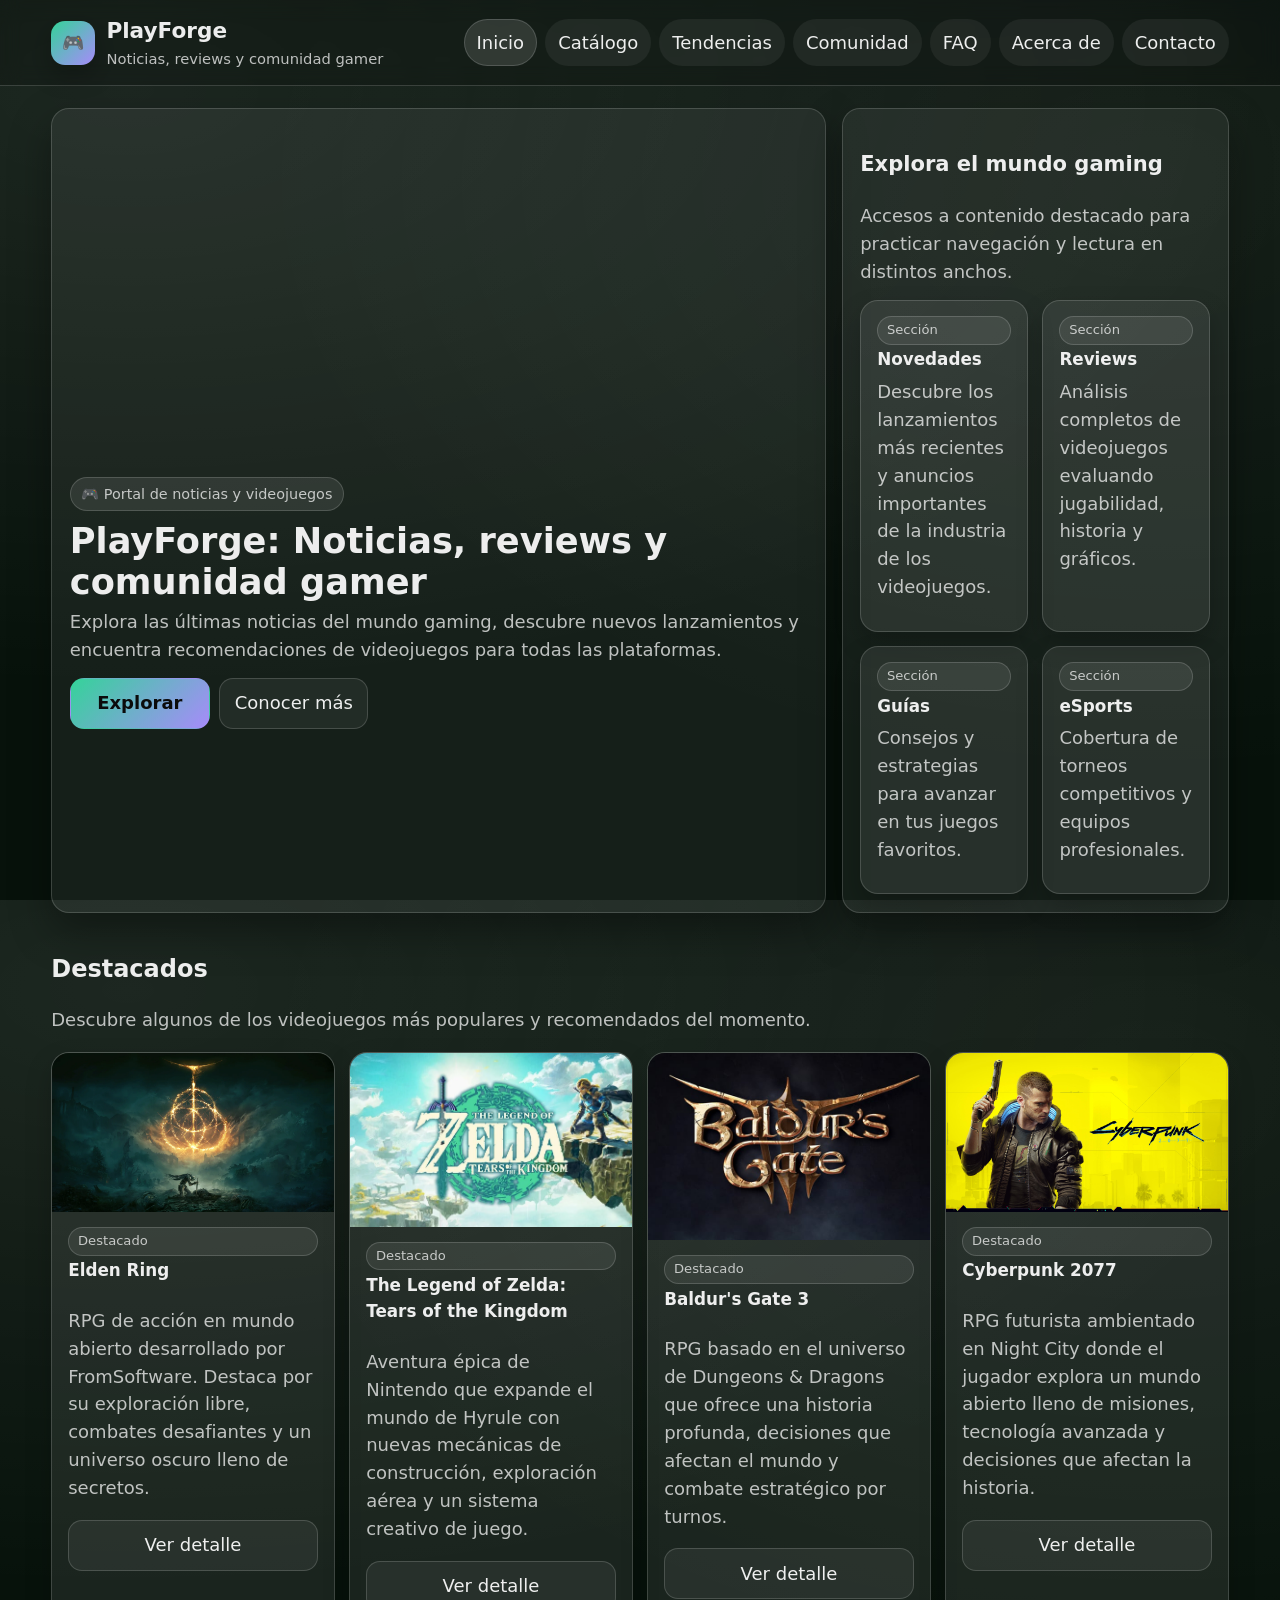
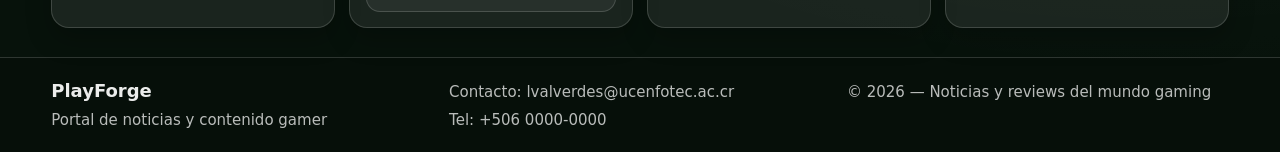
<file: index.html>
<!doctype html>
<html lang="es">
<head>
  <meta charset="utf-8"/>
  <meta name="viewport" content="width=device-width, initial-scale=1"/>
  <title>PlayForge — Inicio</title>
  <link rel="stylesheet" href="css/base.css"/>
  <link rel="stylesheet" href="css/index.css"/>
</head>
<body>
<a class="skip" href="#contenido">Saltar al contenido</a>

<header class="site-header">
  <div class="wrapper header-row">
    <div class="brand">
      <div class="brand-badge" aria-hidden="true">🎮</div>
      <div>
        <h1>PlayForge</h1>
        <p>Noticias, reviews y comunidad gamer</p>
      </div>
    </div>

    <nav class="site-nav" aria-label="Menú principal">
      <ul class="nav-list">
        <li><a href="index.html" aria-current="page">Inicio</a></li>
        <li><a href="catalogo.html">Catálogo</a></li>
        <li><a href="tendencias.html">Tendencias</a></li>
        <li><a href="comunidad.html">Comunidad</a></li>
        <li><a href="faq.html">FAQ</a></li>
        <li><a href="acerca.html">Acerca de</a></li>
        <li><a href="contacto.html">Contacto</a></li>
      </ul>
    </nav>
  </div>
</header>

<main id="contenido">
<section class="hero">
  <div class="wrapper hero-grid">
    <article class="hero-card">
        <div class="hero-slider">
          <img src="assets/eldenring.jpg" alt="Elden Ring">
          <img src="assets/zelda.jpg" alt="Zelda Tears of the Kingdom">
          <img src="assets/baldurs_gate_final.jpg" alt="Baldur's Gate 3">
        </div>
      <div class="content">
        <span class="kicker">🎮 Portal de noticias y videojuegos</span>
        <h2>PlayForge: Noticias, reviews y comunidad gamer</h2>
        <p>Explora las últimas noticias del mundo gaming, descubre nuevos lanzamientos y encuentra recomendaciones de videojuegos para todas las plataformas.</p>
        <div class="actions">
          <a class="btn primary" href="catalogo.html">Explorar</a>
          <a class="btn" href="acerca.html">Conocer más</a>
        </div>
      </div>
    </article>
    <aside class="hero-card">
      <div class="content">
        <h3>Explora el mundo gaming</h3>
        <p class="muted">Accesos a contenido destacado para practicar navegación y lectura en distintos anchos.</p>
        <div class="grid"><div class="card"><div class="pad"><span class="badge">Sección</span><h4>Novedades</h4><p class="muted">Descubre los lanzamientos más recientes y anuncios importantes de la industria de los videojuegos.</p></div></div><div class="card"><div class="pad"><span class="badge">Sección</span><h4>Reviews</h4><p class="muted">Análisis completos de videojuegos evaluando jugabilidad, historia y gráficos.</p></div></div><div class="card"><div class="pad"><span class="badge">Sección</span><h4>Guías</h4><p class="muted">Consejos y estrategias para avanzar en tus juegos favoritos.</p></div></div><div class="card"><div class="pad"><span class="badge">Sección</span><h4>eSports</h4><p class="muted">Cobertura de torneos competitivos y equipos profesionales.</p></div></div></div>
      </div>
    </aside>
  </div>
</section><section class="section"><div class="wrapper">
  <h3>Destacados</h3>
  <p class="muted">Descubre algunos de los videojuegos más populares y recomendados del momento.</p>
  <div class="grid">
      <article class="card">
        <img class="fluid" src="assets/eldenring.jpg" alt="Elden Ring"/>
        <div class="pad">
          <span class="badge">Destacado</span>
          <h4>Elden Ring</h4>
          <p class="muted">RPG de acción en mundo abierto desarrollado por FromSoftware. Destaca por su exploración libre, combates desafiantes y un universo oscuro lleno de secretos.</p>
          <a class="btn" href="detalle.html">Ver detalle</a>
        </div>
      </article>

      <article class="card">
        <img class="fluid" src="assets/zelda.jpg" alt="The Legend of Zelda: Tears of the Kingdom"/>
        <div class="pad">
          <span class="badge">Destacado</span>
          <h4>The Legend of Zelda: Tears of the Kingdom</h4>
          <p class="muted">Aventura épica de Nintendo que expande el mundo de Hyrule con nuevas mecánicas de construcción, exploración aérea y un sistema creativo de juego.</p>
          <a class="btn" href="detalle.html">Ver detalle</a>
        </div>
      </article>

      <article class="card">
        <img class="fluid" src="assets/baldurs_gate_final.jpg" alt="Baldur's Gate 3"/>
        <div class="pad">
          <span class="badge">Destacado</span>
          <h4>Baldur's Gate 3</h4>
          <p class="muted">RPG basado en el universo de Dungeons & Dragons que ofrece una historia profunda, decisiones que afectan el mundo y combate estratégico por turnos.</p>
          <a class="btn" href="detalle.html">Ver detalle</a>
        </div>
      </article>

      <article class="card">
        <img class="fluid" src="assets/cyberpunk2077.jpg" alt="Cyberpunk 2077"/>
        <div class="pad">
          <span class="badge">Destacado</span>
          <h4>Cyberpunk 2077</h4>
          <p class="muted">RPG futurista ambientado en Night City donde el jugador explora un mundo abierto lleno de misiones, tecnología avanzada y decisiones que afectan la historia.</p>
          <a class="btn" href="detalle.html">Ver detalle</a>
        </div>
      </article>
</div>
</div></section>
</main>

<footer class="site-footer">
  <div class="wrapper footer-grid">
    <div>
      <strong>PlayForge</strong><br/>
      <small>Portal de noticias y contenido gamer</small>
    </div>
    <div>
      <small>Contacto: lvalverdes@ucenfotec.ac.cr</small><br/>
      <small>Tel: +506 0000-0000</small>
    </div>
    <div>
      <small>© 2026 — Noticias y reviews del mundo gaming</small>
    </div>
  </div>
</footer>
</body>
</html>
</file>
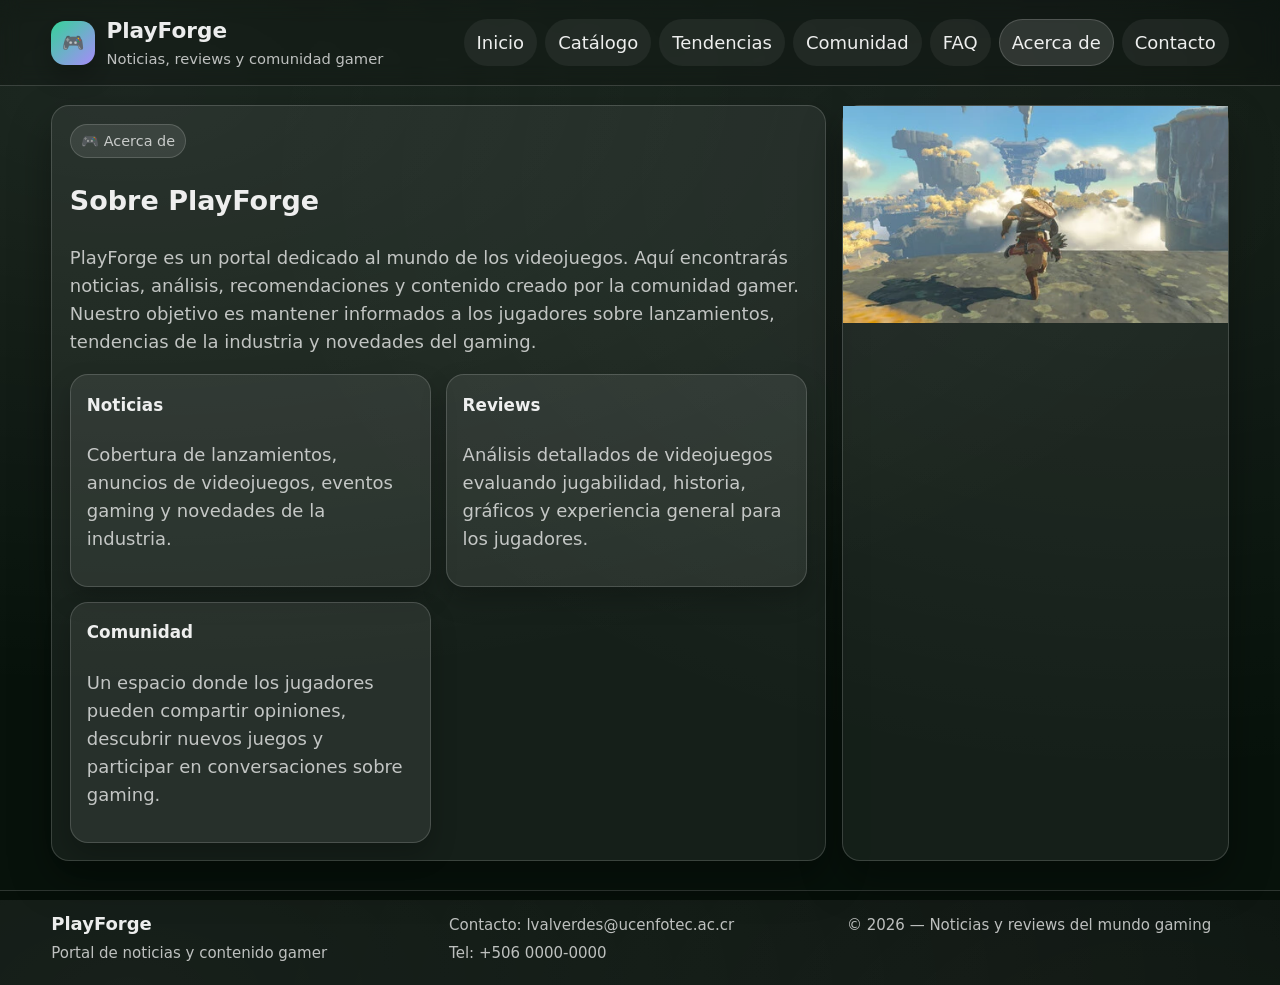
<file: acerca.html>
<!doctype html>
<html lang="es">
<head>
  <meta charset="utf-8"/>
  <meta name="viewport" content="width=device-width, initial-scale=1"/>
  <title>PlayForge — Acerca de</title>
  <link rel="stylesheet" href="css/base.css"/>
  <link rel="stylesheet" href="css/acerca.css"/>
</head>
<body>
<a class="skip" href="#contenido">Saltar al contenido</a>

<header class="site-header">
  <div class="wrapper header-row">
    <div class="brand">
      <div class="brand-badge" aria-hidden="true">🎮</div>
      <div>
        <h1>PlayForge</h1>
        <p>Noticias, reviews y comunidad gamer</p>
      </div>
    </div>

    <nav class="site-nav" aria-label="Menú principal">
      <ul class="nav-list">
        <li><a href="index.html">Inicio</a></li>
        <li><a href="catalogo.html">Catálogo</a></li>
        <li><a href="tendencias.html">Tendencias</a></li>
        <li><a href="comunidad.html">Comunidad</a></li>
        <li><a href="faq.html">FAQ</a></li>
        <li><a href="acerca.html" aria-current="page">Acerca de</a></li>
        <li><a href="contacto.html">Contacto</a></li>
      </ul>
    </nav>
  </div>
</header>

<main id="contenido">
<section class="section">
  <div class="wrapper hero-grid">
    <article class="hero-card"><div class="content">
      <span class="kicker">🎮 Acerca de</span>
      <h2>Sobre PlayForge</h2>
      <p class="muted">PlayForge es un portal dedicado al mundo de los videojuegos. Aquí encontrarás noticias, análisis, recomendaciones y contenido creado por la comunidad gamer. Nuestro objetivo es mantener informados a los jugadores sobre lanzamientos, tendencias de la industria y novedades del gaming.
      </p>
      <div class="grid">
        <div class="card"><div class="pad"><h4>Noticias</h4><p class="muted">Cobertura de lanzamientos, anuncios de videojuegos, eventos gaming y novedades de la industria.</p></div></div>
        <div class="card"><div class="pad"><h4>Reviews</h4><p class="muted">Análisis detallados de videojuegos evaluando jugabilidad, historia, gráficos y experiencia general para los jugadores.</p></div></div>
        <div class="card"><div class="pad"><h4>Comunidad</h4><p class="muted">Un espacio donde los jugadores pueden compartir opiniones, descubrir nuevos juegos y participar en conversaciones sobre gaming.</p></div></div>
      </div>
    </div></article>
    <aside class="hero-card"><img class="fluid" src="assets/escenadezelda.jpg" alt="Comunidad gamer PlayForge"/></aside>
  </div>
</section>
</main>

<footer class="site-footer">
  <div class="wrapper footer-grid">
    <div>
      <strong>PlayForge</strong><br/>
      <small>Portal de noticias y contenido gamer</small>
    </div>
    <div>
      <small>Contacto: lvalverdes@ucenfotec.ac.cr</small><br/>
      <small>Tel: +506 0000-0000</small>
    </div>
    <div>
      <small>© 2026 — Noticias y reviews del mundo gaming</small>
    </div>
  </div>
</footer>
</body>
</html>
</file>
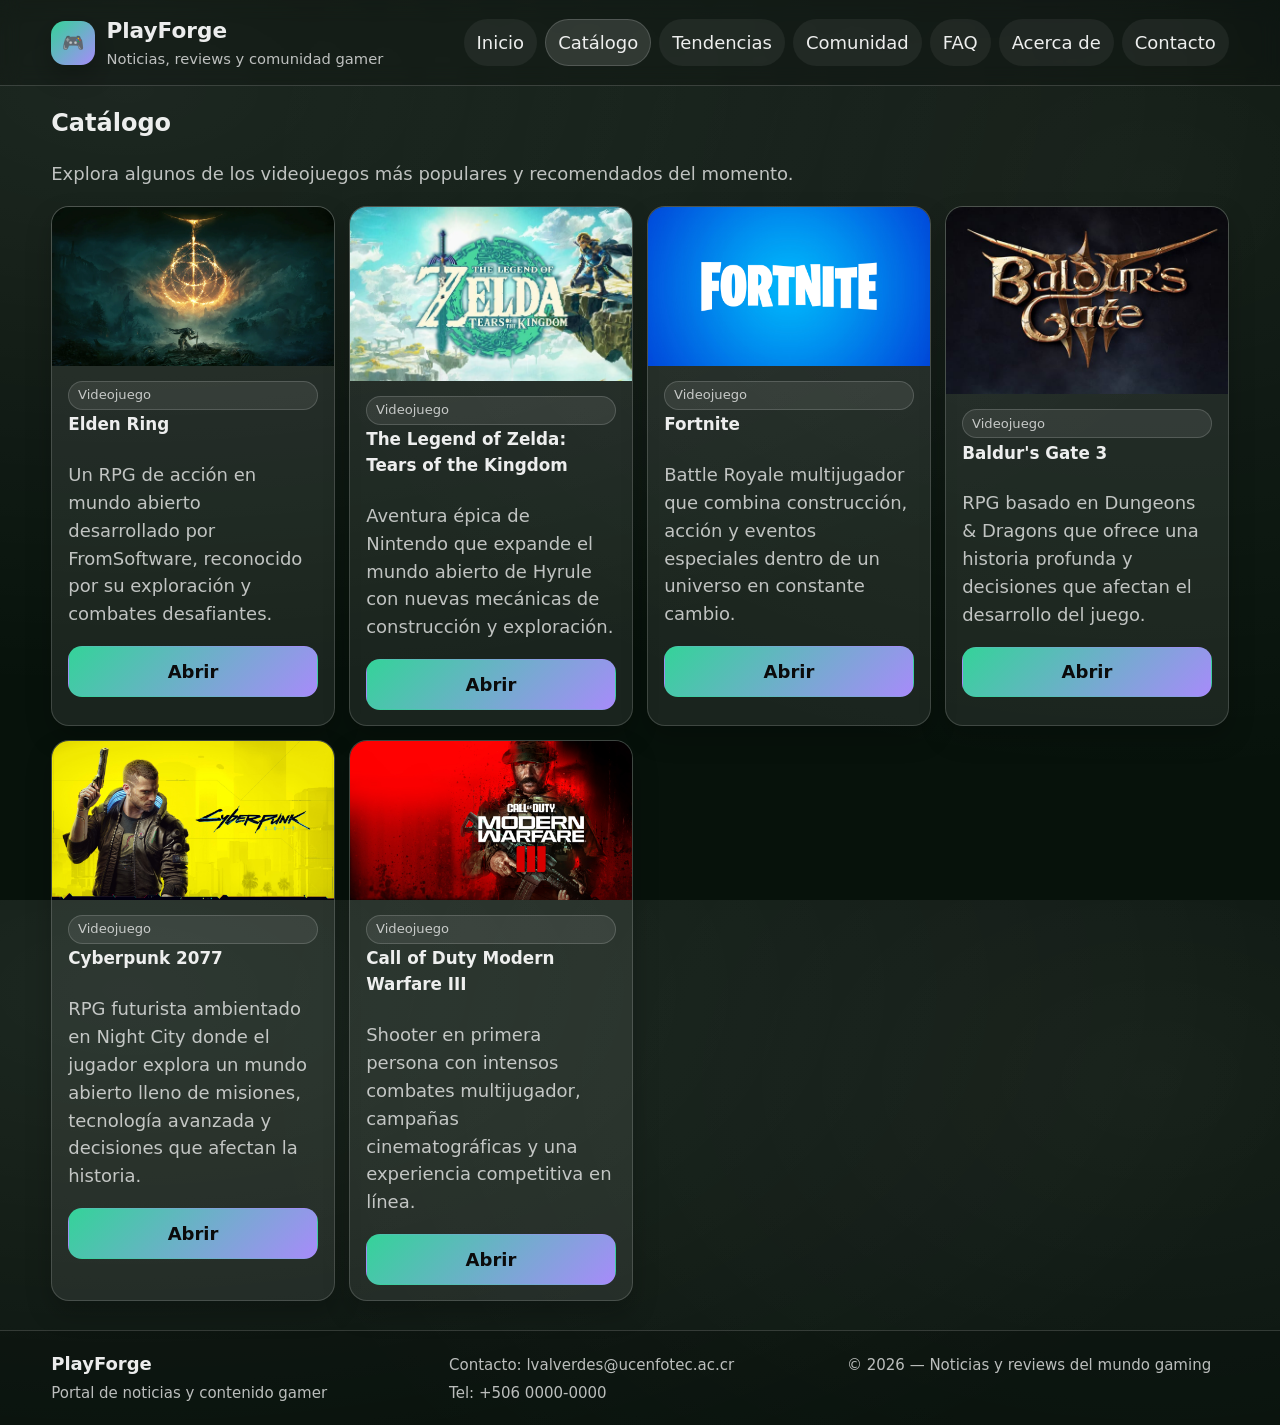
<file: catalogo.html>
<!doctype html>
<html lang="es">
<head>
  <meta charset="utf-8"/>
  <meta name="viewport" content="width=device-width, initial-scale=1"/>
  <title>PlayForge — Catálogo</title>
  <link rel="stylesheet" href="css/base.css"/>
  <link rel="stylesheet" href="css/catalogo.css"/>
</head>
<body>
<a class="skip" href="#contenido">Saltar al contenido</a>

<header class="site-header">
  <div class="wrapper header-row">
    <div class="brand">
      <div class="brand-badge" aria-hidden="true">🎮</div>
      <div>
        <h1>PlayForge</h1>
        <p>Noticias, reviews y comunidad gamer</p>
      </div>
    </div>

    <nav class="site-nav" aria-label="Menú principal">
      <ul class="nav-list">
        <li><a href="index.html">Inicio</a></li>
        <li><a href="catalogo.html" aria-current="page">Catálogo</a></li>
        <li><a href="tendencias.html">Tendencias</a></li>
        <li><a href="comunidad.html">Comunidad</a></li>
        <li><a href="faq.html">FAQ</a></li>
        <li><a href="acerca.html">Acerca de</a></li>
        <li><a href="contacto.html">Contacto</a></li>
      </ul>
    </nav>
  </div>
</header>

<main id="contenido">
<section class="section"><div class="wrapper">
  <h3>Catálogo</h3>
  <p class="muted">Explora algunos de los videojuegos más populares y recomendados del momento.</p>
  <div class="grid">
      <article class="card">
        <img class="fluid" src="assets/eldenring.jpg" alt="Elden Ring"/>
        <div class="pad">
          <span class="badge">Videojuego</span>
          <h4>Elden Ring</h4>
          <p class="muted">Un RPG de acción en mundo abierto desarrollado por FromSoftware, reconocido por su exploración y combates desafiantes.</p>
          <a class="btn primary" href="detalle.html">Abrir</a>
        </div>
      </article>

      <article class="card">
        <img class="fluid" src="assets/zelda.jpg" alt="The Legend of Zelda: Tears of the Kingdom"/>
        <div class="pad">
          <span class="badge">Videojuego</span>
          <h4>The Legend of Zelda: Tears of the Kingdom</h4>
          <p class="muted">Aventura épica de Nintendo que expande el mundo abierto de Hyrule con nuevas mecánicas de construcción y exploración.</p>
          <a class="btn primary" href="detalle.html">Abrir</a>
        </div>
      </article>

      <article class="card">
        <img class="fluid" src="assets/fortnite.jpg" alt="Fortnite"/>
        <div class="pad">
          <span class="badge">Videojuego</span>
          <h4>Fortnite</h4>
          <p class="muted">Battle Royale multijugador que combina construcción, acción y eventos especiales dentro de un universo en constante cambio.</p>
          <a class="btn primary" href="detalle.html">Abrir</a>
        </div>
      </article>

      <article class="card">
        <img class="fluid" src="assets/baldurs_gate_final.jpg" alt="Baldur's Gate 3"/>
        <div class="pad">
          <span class="badge">Videojuego</span>
          <h4>Baldur's Gate 3</h4>
          <p class="muted">RPG basado en Dungeons & Dragons que ofrece una historia profunda y decisiones que afectan el desarrollo del juego.</p>
          <a class="btn primary" href="detalle.html">Abrir</a>
        </div>
      </article>

      <article class="card">
        <img class="fluid" src="assets/cyberpunk2077.jpg" alt="Cyberpunk 2077"/>
        <div class="pad">
          <span class="badge">Videojuego</span>
          <h4>Cyberpunk 2077</h4>
          <p class="muted">RPG futurista ambientado en Night City donde el jugador explora un mundo abierto lleno de misiones, tecnología avanzada y decisiones que afectan la historia.</p>
          <a class="btn primary" href="detalle.html">Abrir</a>
        </div>
      </article>

      <article class="card">
        <img class="fluid" src="assets/CallofDutyModernWarfareIII.jpg" alt="Call of Duty Modern Warfare III"/>
        <div class="pad">
          <span class="badge">Videojuego</span>
          <h4>Call of Duty Modern Warfare III</h4>
          <p class="muted">Shooter en primera persona con intensos combates multijugador, campañas cinematográficas y una experiencia competitiva en línea.</p>
          <a class="btn primary" href="detalle.html">Abrir</a>
        </div>
      </article>
</div>
</div></section>
</main>

<footer class="site-footer">
  <div class="wrapper footer-grid">
    <div>
      <strong>PlayForge</strong><br/>
      <small>Portal de noticias y contenido gamer</small>
    </div>
    <div>
      <small>Contacto: lvalverdes@ucenfotec.ac.cr</small><br/>
      <small>Tel: +506 0000-0000</small>
    </div>
    <div>
      <small>© 2026 — Noticias y reviews del mundo gaming</small>
    </div>
  </div>
</footer>
</body>
</html>
</file>
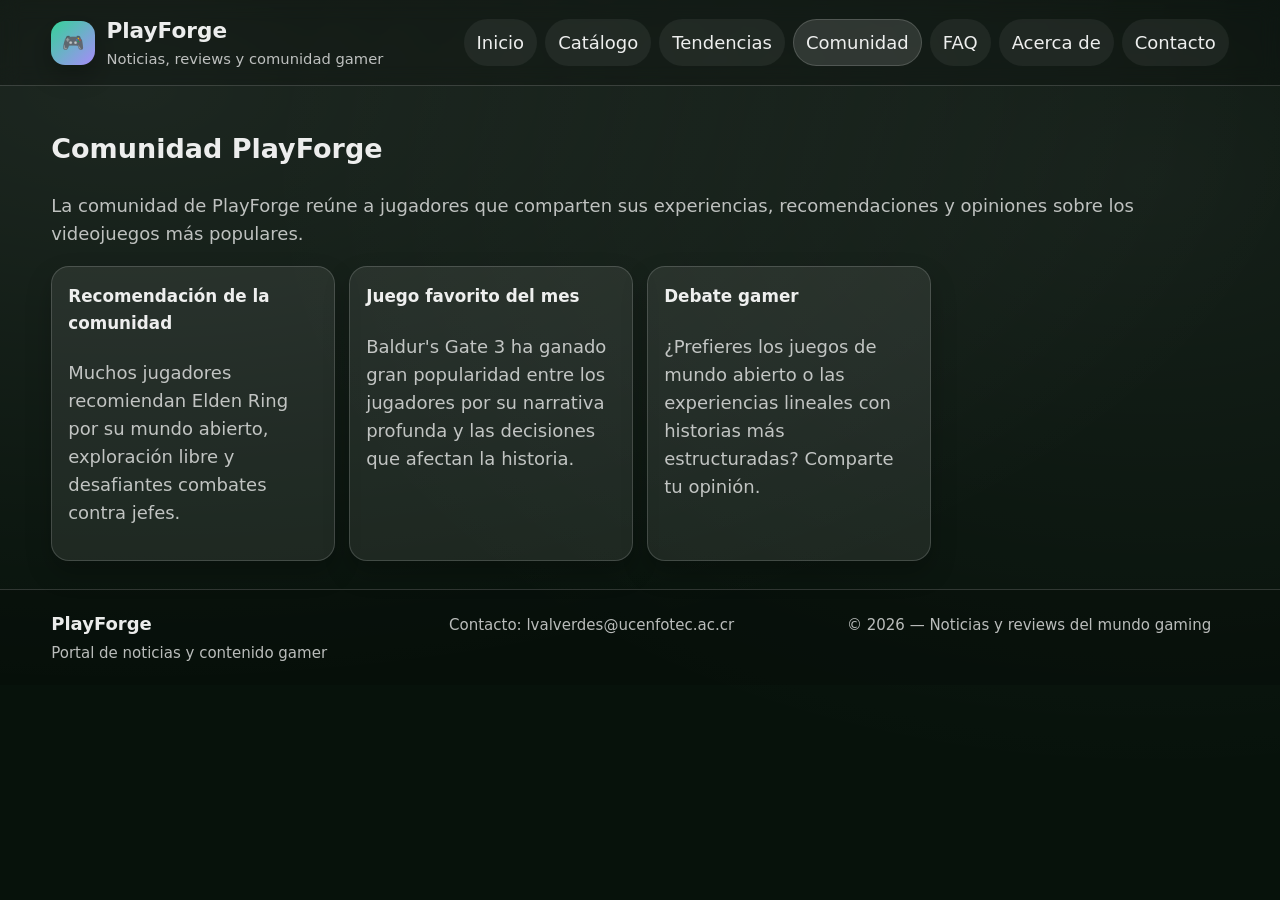
<file: comunidad.html>
<!doctype html>
<html lang="es">
<head>
  <meta charset="utf-8"/>
  <meta name="viewport" content="width=device-width, initial-scale=1"/>
  <title>PlayForge — Comunidad</title>
  <link rel="stylesheet" href="css/base.css"/>
</head>
<body>

<a class="skip" href="#contenido">Saltar al contenido</a>

<header class="site-header">
  <div class="wrapper header-row">

    <div class="brand">
      <div class="brand-badge" aria-hidden="true">🎮</div>
      <div>
        <h1>PlayForge</h1>
        <p>Noticias, reviews y comunidad gamer</p>
      </div>
    </div>

    <nav class="site-nav" aria-label="Menú principal">
      <ul class="nav-list">
        <li><a href="index.html">Inicio</a></li>
        <li><a href="catalogo.html">Catálogo</a></li>
        <li><a href="tendencias.html">Tendencias</a></li>
        <li><a href="comunidad.html" aria-current="page">Comunidad</a></li>
        <li><a href="faq.html">FAQ</a></li>
        <li><a href="acerca.html">Acerca de</a></li>
        <li><a href="contacto.html">Contacto</a></li>
      </ul>
    </nav>

  </div>
</header>

<main id="contenido">

<section class="section">
<div class="wrapper">

<h2>Comunidad PlayForge</h2>

<p class="muted">
La comunidad de PlayForge reúne a jugadores que comparten sus experiencias,
recomendaciones y opiniones sobre los videojuegos más populares.
</p>

<div class="grid">

<article class="card">
<div class="pad">
<h4>Recomendación de la comunidad</h4>
<p class="muted">
Muchos jugadores recomiendan Elden Ring por su mundo abierto,
exploración libre y desafiantes combates contra jefes.
</p>
</div>
</article>

<article class="card">
<div class="pad">
<h4>Juego favorito del mes</h4>
<p class="muted">
Baldur's Gate 3 ha ganado gran popularidad entre los jugadores
por su narrativa profunda y las decisiones que afectan la historia.
</p>
</div>
</article>

<article class="card">
<div class="pad">
<h4>Debate gamer</h4>
<p class="muted">
¿Prefieres los juegos de mundo abierto o las experiencias
lineales con historias más estructuradas? Comparte tu opinión.
</p>
</div>
</article>

</div>

</div>
</section>

</main>

<footer class="site-footer">
  <div class="wrapper footer-grid">
    <div>
      <strong>PlayForge</strong><br/>
      <small>Portal de noticias y contenido gamer</small>
    </div>
    <div>
      <small>Contacto: lvalverdes@ucenfotec.ac.cr</small>
    </div>
    <div>
      <small>© 2026 — Noticias y reviews del mundo gaming</small>
    </div>
  </div>
</footer>

</body>
</html>
</file>
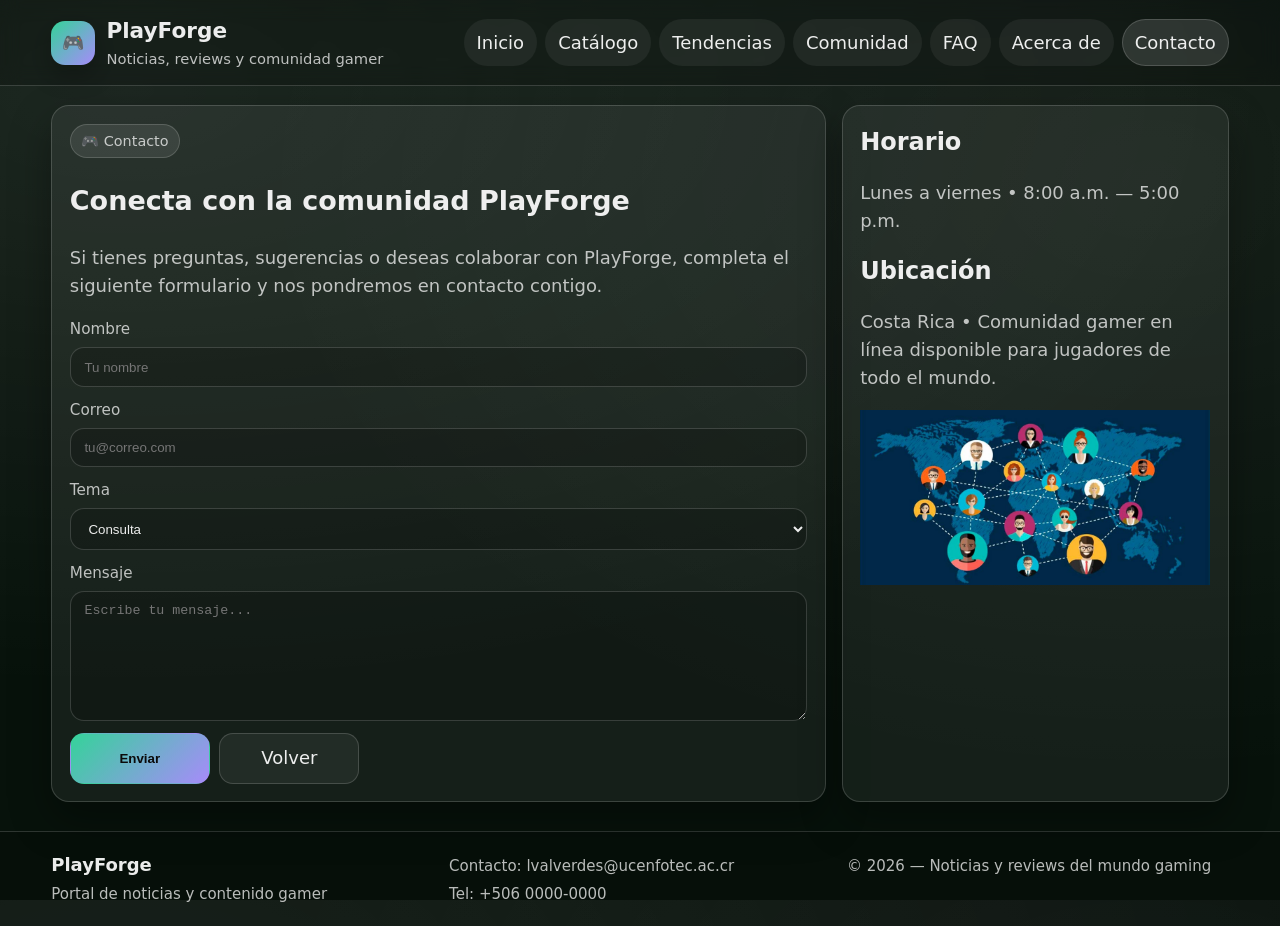
<file: contacto.html>
<!doctype html>
<html lang="es">
<head>
  <meta charset="utf-8"/>
  <meta name="viewport" content="width=device-width, initial-scale=1"/>
  <title>PlayForge — Contacto</title>
  <link rel="stylesheet" href="css/base.css"/>
  <link rel="stylesheet" href="css/contacto.css"/>
</head>
<body>
<a class="skip" href="#contenido">Saltar al contenido</a>

<header class="site-header">
  <div class="wrapper header-row">
    <div class="brand">
      <div class="brand-badge" aria-hidden="true">🎮</div>
      <div>
        <h1>PlayForge</h1>
        <p>Noticias, reviews y comunidad gamer</p>
      </div>
    </div>

    <nav class="site-nav" aria-label="Menú principal">
      <ul class="nav-list">
        <li><a href="index.html">Inicio</a></li>
        <li><a href="catalogo.html">Catálogo</a></li>
        <li><a href="tendencias.html">Tendencias</a></li>
        <li><a href="comunidad.html">Comunidad</a></li>
        <li><a href="faq.html">FAQ</a></li>
        <li><a href="acerca.html">Acerca de</a></li>
        <li><a href="contacto.html" aria-current="page">Contacto</a></li>
      </ul>
    </nav>
  </div>
</header>

<main id="contenido">
<section class="section">
  <div class="wrapper hero-grid">
    <article class="hero-card"><div class="content">
      <span class="kicker">🎮 Contacto</span>
      <h2>Conecta con la comunidad PlayForge</h2>
      <p class="muted">Si tienes preguntas, sugerencias o deseas colaborar con PlayForge, completa el siguiente formulario y nos pondremos en contacto contigo.</p>
      <form class="form" action="#" method="post">
        <div class="field"><label for="nombre">Nombre</label><input id="nombre" name="nombre" placeholder="Tu nombre" required/></div>
        <div class="field"><label for="correo">Correo</label><input id="correo" name="correo" type="email" placeholder="tu@correo.com" required/></div>
        <div class="field"><label for="tema">Tema</label>
          <select id="tema" name="tema"><option>Consulta</option><option>Soporte</option><option>Colaboración</option></select>
        </div>
        <div class="field"><label for="mensaje">Mensaje</label><textarea id="mensaje" name="mensaje" placeholder="Escribe tu mensaje..."></textarea></div>
        <div class="actions"><button class="btn primary" type="submit">Enviar</button><a class="btn" href="index.html">Volver</a></div>
      </form>
    </div></article>
    <aside class="hero-card"><div class="content">
      <h3>Horario</h3><p class="muted">Lunes a viernes • 8:00 a.m. — 5:00 p.m.</p>
      <h3>Ubicación</h3><p class="muted">Costa Rica • Comunidad gamer en línea disponible para jugadores de todo el mundo.</p>
      <img class="fluid" src="assets/comunidad-online.jpg" alt="Comunidad gamer PlayForge"/>
    </div></aside>
  </div>
</section>
</main>

<footer class="site-footer">
  <div class="wrapper footer-grid">
    <div>
      <strong>PlayForge</strong><br/>
      <small>Portal de noticias y contenido gamer</small>
    </div>
    <div>
      <small>Contacto: lvalverdes@ucenfotec.ac.cr</small><br/>
      <small>Tel: +506 0000-0000</small>
    </div>
    <div>
      <small>© 2026 — Noticias y reviews del mundo gaming</small>
    </div>
  </div>
</footer>
</body>
</html>
</file>
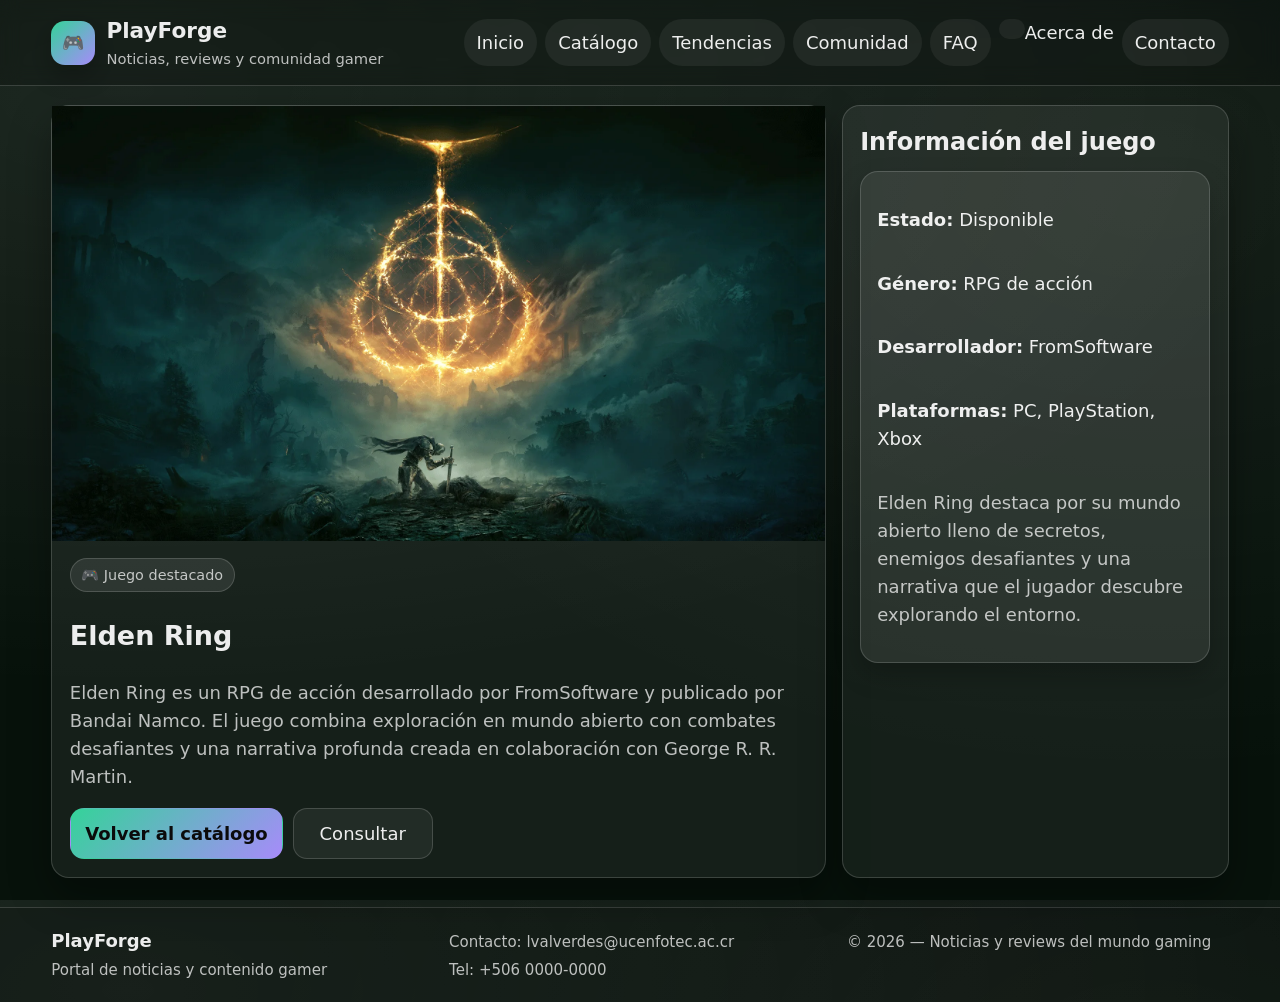
<file: detalle.html>
<!doctype html>
<html lang="es">
<head>
  <meta charset="utf-8"/>
  <meta name="viewport" content="width=device-width, initial-scale=1"/>
  <title>PlayForge — Detalle</title>
  <link rel="stylesheet" href="css/base.css"/>
  <link rel="stylesheet" href="css/detalle.css"/>
</head>
<body>
<a class="skip" href="#contenido">Saltar al contenido</a>

<header class="site-header">
  <div class="wrapper header-row">
    <div class="brand">
      <div class="brand-badge" aria-hidden="true">🎮</div>
      <div>
        <h1>PlayForge</h1>
        <p>Noticias, reviews y comunidad gamer</p>
      </div>
    </div>

    <nav class="site-nav" aria-label="Menú principal">
      <ul class="nav-list">
        <li><a href="index.html">Inicio</a></li>
        <li><a href="catalogo.html">Catálogo</a></li>
        <li><a href="tendencias.html">Tendencias</a></li>
        <li><a href="comunidad.html">Comunidad</a></li>
        <li><a href="faq.html">FAQ</a></li>
        <li><a href="acerca.html"></a>Acerca de</a></li>
        <li><a href="contacto.html">Contacto</a></li>
      </ul>
    </nav>
  </div>
</header>

<main id="contenido">
<section class="section">
  <div class="wrapper hero-grid">
    <article class="hero-card">
      <img class="fluid" src="assets/eldenring.jpg" alt="Elden Ring"/>
      <div class="content">
        <span class="kicker">🎮 Juego destacado</span>
        <h2>Elden Ring</h2>
        <p class="muted">Elden Ring es un RPG de acción desarrollado por FromSoftware y publicado por Bandai Namco. El juego combina exploración en mundo abierto con combates desafiantes y una narrativa profunda creada en colaboración con George R. R. Martin.</p>
        <div class="actions">
          <a class="btn primary" href="catalogo.html">Volver al catálogo</a>
          <a class="btn" href="contacto.html">Consultar</a>
        </div>
      </div>
    </article>
    <aside class="hero-card"><div class="content">
    <h3>Información del juego</h3>
    <div class="card">
    <div class="pad">
    <p><strong>Estado:</strong> Disponible</p>
    <p><strong>Género:</strong> RPG de acción</p>
    <p><strong>Desarrollador:</strong> FromSoftware</p>
    <p><strong>Plataformas:</strong> PC, PlayStation, Xbox</p>
    <p class="muted">
      Elden Ring destaca por su mundo abierto lleno de secretos, enemigos desafiantes y una narrativa que el jugador descubre explorando el entorno.
    </p>
  </div>
</div>
    </div></aside>
  </div>
</section>
</main>

<footer class="site-footer">
  <div class="wrapper footer-grid">
    <div>
      <strong>PlayForge</strong><br/>
      <small>Portal de noticias y contenido gamer</small>
    </div>
    <div>
      <small>Contacto: lvalverdes@ucenfotec.ac.cr</small><br/>
      <small>Tel: +506 0000-0000</small>
    </div>
    <div>
      <small>© 2026 — Noticias y reviews del mundo gaming</small>
    </div>
  </div>
</footer>
</body>
</html>
</file>
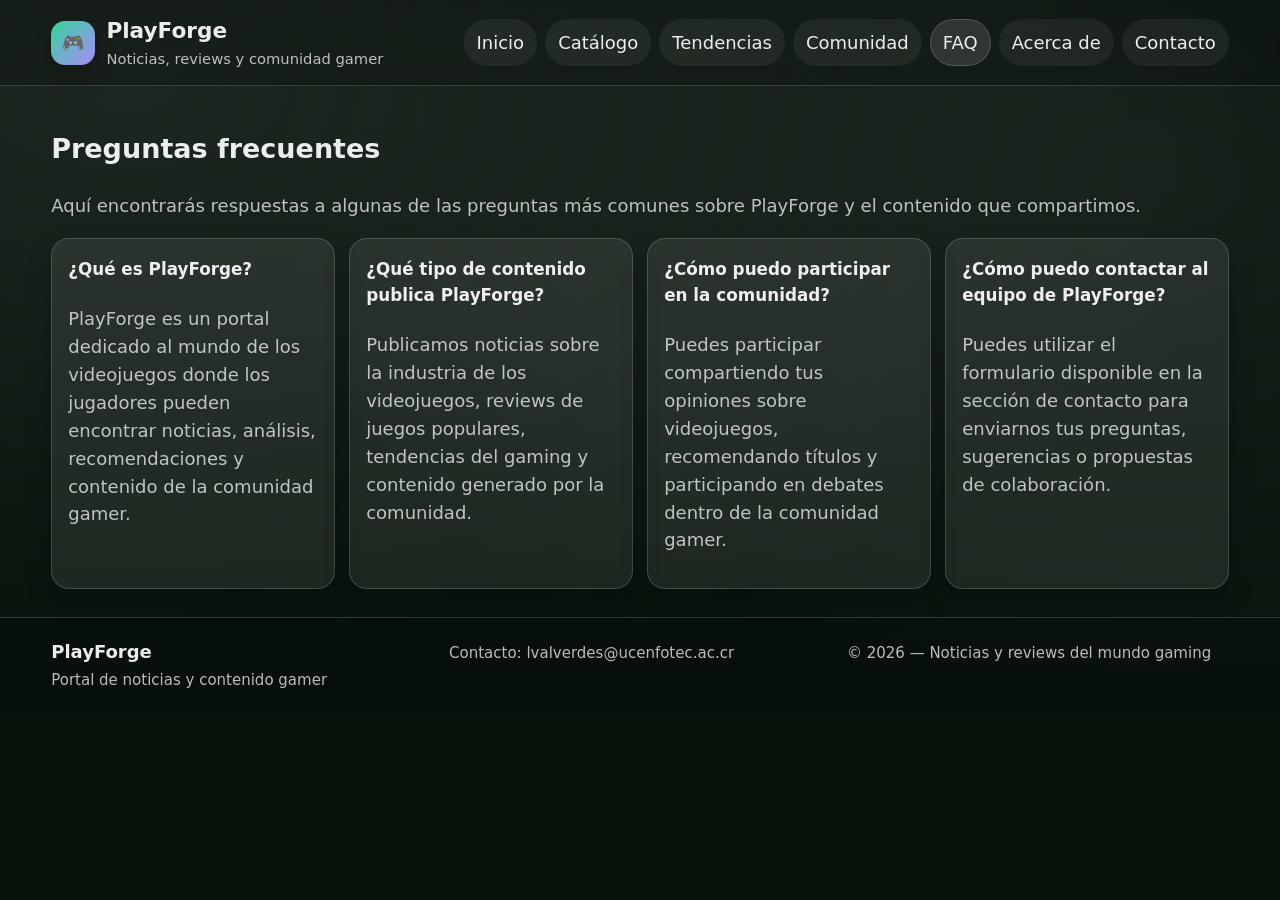
<file: faq.html>
<!doctype html>
<html lang="es">
<head>
  <meta charset="utf-8"/>
  <meta name="viewport" content="width=device-width, initial-scale=1"/>
  <title>PlayForge — Preguntas frecuentes</title>
  <link rel="stylesheet" href="css/base.css"/>
</head>
<body>

<a class="skip" href="#contenido">Saltar al contenido</a>

<header class="site-header">
  <div class="wrapper header-row">

    <div class="brand">
      <div class="brand-badge" aria-hidden="true">🎮</div>
      <div>
        <h1>PlayForge</h1>
        <p>Noticias, reviews y comunidad gamer</p>
      </div>
    </div>

    <nav class="site-nav" aria-label="Menú principal">
      <ul class="nav-list">
        <li><a href="index.html">Inicio</a></li>
        <li><a href="catalogo.html">Catálogo</a></li>
        <li><a href="tendencias.html">Tendencias</a></li>
        <li><a href="comunidad.html">Comunidad</a></li>
        <li><a href="faq.html" aria-current="page">FAQ</a></li>
        <li><a href="acerca.html">Acerca de</a></li>
        <li><a href="contacto.html">Contacto</a></li>
      </ul>
    </nav>

  </div>
</header>

<main id="contenido">

<section class="section">
<div class="wrapper">

<h2>Preguntas frecuentes</h2>

<p class="muted">
Aquí encontrarás respuestas a algunas de las preguntas más comunes sobre PlayForge y el contenido que compartimos.
</p>

<div class="grid">

<article class="card">
<div class="pad">
<h4>¿Qué es PlayForge?</h4>
<p class="muted">
PlayForge es un portal dedicado al mundo de los videojuegos donde los jugadores pueden encontrar noticias, análisis, recomendaciones y contenido de la comunidad gamer.
</p>
</div>
</article>

<article class="card">
<div class="pad">
<h4>¿Qué tipo de contenido publica PlayForge?</h4>
<p class="muted">
Publicamos noticias sobre la industria de los videojuegos, reviews de juegos populares, tendencias del gaming y contenido generado por la comunidad.
</p>
</div>
</article>

<article class="card">
<div class="pad">
<h4>¿Cómo puedo participar en la comunidad?</h4>
<p class="muted">
Puedes participar compartiendo tus opiniones sobre videojuegos, recomendando títulos y participando en debates dentro de la comunidad gamer.
</p>
</div>
</article>

<article class="card">
<div class="pad">
<h4>¿Cómo puedo contactar al equipo de PlayForge?</h4>
<p class="muted">
Puedes utilizar el formulario disponible en la sección de contacto para enviarnos tus preguntas, sugerencias o propuestas de colaboración.
</p>
</div>
</article>

</div>

</div>
</section>

</main>

<footer class="site-footer">
  <div class="wrapper footer-grid">
    <div>
      <strong>PlayForge</strong><br/>
      <small>Portal de noticias y contenido gamer</small>
    </div>
    <div>
      <small>Contacto: lvalverdes@ucenfotec.ac.cr</small>
    </div>
    <div>
      <small>© 2026 — Noticias y reviews del mundo gaming</small>
    </div>
  </div>
</footer>

</body>
</html>
</file>
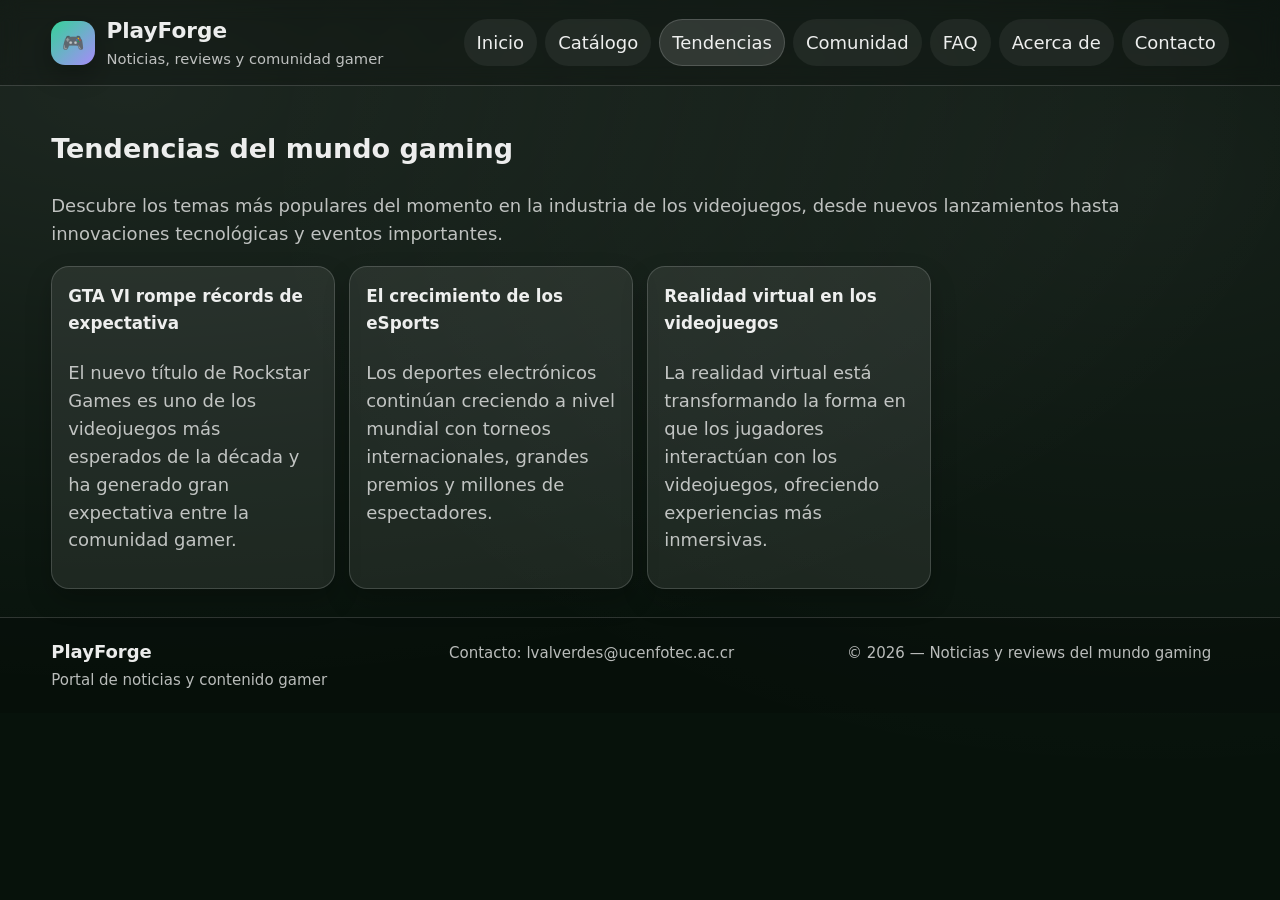
<file: tendencias.html>
<!doctype html>
<html lang="es">
<head>
  <meta charset="utf-8"/>
  <meta name="viewport" content="width=device-width, initial-scale=1"/>
  <title>PlayForge — Tendencias</title>
  <link rel="stylesheet" href="css/base.css"/>
</head>
<body>

<a class="skip" href="#contenido">Saltar al contenido</a>

<header class="site-header">
  <div class="wrapper header-row">

    <div class="brand">
      <div class="brand-badge" aria-hidden="true">🎮</div>
      <div>
        <h1>PlayForge</h1>
        <p>Noticias, reviews y comunidad gamer</p>
      </div>
    </div>

    <nav class="site-nav" aria-label="Menú principal">
      <ul class="nav-list">
        <li><a href="index.html">Inicio</a></li>
        <li><a href="catalogo.html">Catálogo</a></li>
        <li><a href="tendencias.html" aria-current="page">Tendencias</a></li>
        <li><a href="comunidad.html">Comunidad</a></li>
        <li><a href="faq.html">FAQ</a></li>
        <li><a href="acerca.html">Acerca de</a></li>
        <li><a href="contacto.html">Contacto</a></li>
      </ul>
    </nav>

  </div>
</header>

<main id="contenido">

<section class="section">
<div class="wrapper">

<h2>Tendencias del mundo gaming</h2>

<p class="muted">
Descubre los temas más populares del momento en la industria de los videojuegos,
desde nuevos lanzamientos hasta innovaciones tecnológicas y eventos importantes.
</p>

<div class="grid">

<article class="card">
<div class="pad">
<h4>GTA VI rompe récords de expectativa</h4>
<p class="muted">
El nuevo título de Rockstar Games es uno de los videojuegos más esperados de la década
y ha generado gran expectativa entre la comunidad gamer.
</p>
</div>
</article>

<article class="card">
<div class="pad">
<h4>El crecimiento de los eSports</h4>
<p class="muted">
Los deportes electrónicos continúan creciendo a nivel mundial con torneos
internacionales, grandes premios y millones de espectadores.
</p>
</div>
</article>

<article class="card">
<div class="pad">
<h4>Realidad virtual en los videojuegos</h4>
<p class="muted">
La realidad virtual está transformando la forma en que los jugadores interactúan
con los videojuegos, ofreciendo experiencias más inmersivas.
</p>
</div>
</article>

</div>

</div>
</section>

</main>

<footer class="site-footer">
  <div class="wrapper footer-grid">
    <div>
      <strong>PlayForge</strong><br/>
      <small>Portal de noticias y contenido gamer</small>
    </div>
    <div>
      <small>Contacto: lvalverdes@ucenfotec.ac.cr</small>
    </div>
    <div>
      <small>© 2026 — Noticias y reviews del mundo gaming</small>
    </div>
  </div>
</footer>

</body>
</html>
</file>
<file: css/base.css>
:root {
  --bg:#07120b; --text:rgba(255,255,255,0.92); --muted:rgba(255,255,255,0.72);
  --accent:#34d399; --accent2:#a78bfa;
  --card:rgba(255,255,255,0.08); --border:rgba(255,255,255,0.16);
  --shadow:0 18px 40px rgba(0,0,0,0.35); --radius:18px;
}
*{box-sizing:border-box} html,body{height:100%}
body{
  margin:0; font-family:system-ui,-apple-system,Segoe UI,Roboto,Arial,sans-serif;
  background: radial-gradient(1200px 600px at 10% 10%, rgba(255,255,255,0.09), transparent),
              radial-gradient(900px 600px at 90% 20%, rgba(255,255,255,0.06), transparent),
              var(--bg);
  color:var(--text); line-height:1.55;
}
a{color:inherit;text-decoration:none} a:hover{text-decoration:underline}
.wrapper{width:min(1100px,92%);margin:0 auto}
.skip{position:absolute;left:-9999px;top:auto}
.skip:focus{left:1rem;top:1rem;padding:.6rem .9rem;background:#fff;color:#111;border-radius:10px;z-index:10}
header.site-header{position:sticky;top:0;backdrop-filter:blur(10px);background:rgba(0,0,0,0.18);border-bottom:1px solid var(--border);z-index:5}
.header-row{display:flex;flex-wrap:wrap;align-items:center;justify-content:space-between;gap:.8rem;padding:.9rem 0}
.brand{display:flex;align-items:center;gap:.7rem;min-width:220px}
.brand-badge{width:44px;height:44px;border-radius:14px;background:linear-gradient(135deg,var(--accent),var(--accent2));display:grid;place-items:center;box-shadow:0 10px 24px rgba(0,0,0,0.25)}
.brand h1{font-size:clamp(1.05rem,2.2vw,1.35rem);margin:0}
.brand p{margin:0;color:var(--muted);font-size:.92rem}
nav.site-nav{flex:1}
.nav-list{display:flex;flex-wrap:wrap;justify-content:flex-end;gap:.5rem;list-style:none;padding:0;margin:0}
.nav-list a{display:inline-block;padding:.55rem .75rem;border-radius:999px;border:1px solid transparent;background:rgba(255,255,255,0.06)}
.nav-list a[aria-current="page"]{background:rgba(255,255,255,0.12);border-color:var(--border)}
.hero{padding:1.4rem 0 1.2rem}
.hero-grid{display:grid;grid-template-columns:repeat(auto-fit,minmax(min(320px,100%),1fr));gap:1rem;align-items:stretch}
.hero-card{background:rgba(255,255,255,0.06);border:1px solid var(--border);border-radius:var(--radius);box-shadow:var(--shadow)}
.hero-card .content{padding:1.1rem}
.kicker{display:inline-flex;align-items:center;gap:.5rem;padding:.3rem .65rem;border-radius:999px;background:rgba(255,255,255,0.09);border:1px solid var(--border);font-size:.9rem;color:var(--muted)}
.hero h2{margin:.65rem 0 .35rem;font-size:clamp(1.4rem,3.5vw,2.2rem);line-height:1.15}
.hero p{margin:0 0 .9rem;color:var(--muted)}
.actions{display:flex;flex-wrap:wrap;gap:.6rem}
.btn{display:inline-flex;align-items:center;justify-content:center;padding:.65rem .9rem;border-radius:14px;border:1px solid var(--border);background:rgba(255,255,255,0.06);min-width:140px}
.btn.primary{background:linear-gradient(135deg,var(--accent),var(--accent2));border-color:transparent;color:#0b0b0b;font-weight:700}
img.fluid{max-width:100%;height:auto;display:block}
.section{padding:1.2rem 0 1.8rem}
.section h3{margin:0 0 .65rem;font-size:clamp(1.15rem,2.4vw,1.5rem)}
.muted{color:var(--muted)}
.grid{display:grid;grid-template-columns:repeat(auto-fit,minmax(min(240px,100%),1fr));gap:.9rem}
.hero-card .grid{grid-template-columns: repeat(2, 1fr);}
.card{background:var(--card);border:1px solid var(--border);border-radius:var(--radius);overflow:hidden;box-shadow:0 12px 26px rgba(0,0,0,0.22)}
.card .pad{padding:.95rem 1rem; display:flex;flex-direction:column;height:100%;}
.card h4{margin:.1rem 0 .35rem;font-size:1.05rem}
.badge{display:inline-block;font-size:.82rem;padding:.2rem .55rem;border-radius:999px;background:rgba(255,255,255,0.08);border:1px solid var(--border);color:var(--muted)}
.form{display:grid;gap:.75rem} .field{display:grid;gap:.35rem}
label{color:var(--muted);font-size:.95rem}
input,textarea,select{width:100%;padding:.7rem .85rem;border-radius:14px;border:1px solid var(--border);background:rgba(0,0,0,0.18);color:var(--text)}
textarea{min-height:130px;resize:vertical}
footer.site-footer{border-top:1px solid var(--border);background:rgba(0,0,0,0.18);padding:1.2rem 0}
.footer-grid{display:grid;grid-template-columns:repeat(auto-fit,minmax(min(220px,100%),1fr));gap:1rem}
small{color:var(--muted)}
/* ===== TABLET ===== */
@media (min-width: 600px) {

  .grid {
    grid-template-columns: repeat(2, 1fr);
  }

  .hero-grid {
    grid-template-columns: 2fr 1fr;
  }

}
/* ===== DESKTOP ===== */
@media (min-width: 1024px) {

  .grid {
    grid-template-columns: repeat(4, 1fr);
  }

  .wrapper {
    width: min(1300px, 92%);
  }

}
/* ===== TIPOGRAFÍA EN PANTALLAS GRANDES ===== */
@media (min-width: 1024px) {

  body {
    font-size: 18px;
  }

  h1 {
    font-size: 2.5rem;
  }

}
/* ===== OCULTAR ELEMENTOS EN MÓVIL ===== */
@media (max-width: 599px) {

  .hero-card aside {
    display: none;
  }
}
/* ===== HERO SLIDER ===== */

.hero-slider{
  position:relative;
  width:100%;
  height:350px;
  overflow:hidden;
  border-radius:18px;
}

.hero-slider img{
  position:absolute;
  width:100%;
  height:100%;
  object-fit:cover;
  opacity:0;
  animation: slider 12s infinite;
}

/* delay para cada imagen */

.hero-slider img:nth-child(1){
  animation-delay:0s;
}

.hero-slider img:nth-child(2){
  animation-delay:4s;
}

.hero-slider img:nth-child(3){
  animation-delay:8s;
}

@keyframes slider{

  0%{opacity:0}
  5%{opacity:1}
  30%{opacity:1}
  35%{opacity:0}
  100%{opacity:0}

}
@media (hover: hover) {

  .btn:hover{
    background-color: #34d399;
    color:#000;
  }

}
@media (pointer: coarse) {
  button {
    padding: 1rem;
  }
}
@media (prefers-reduced-motion: reduce) {
  * {
    animation: none;
    transition: none;
  }
}
@media (min-height: 700px) {
  body {
    font-size: 18px;
  }
}
@media (aspect-ratio: 16/9) {
  body {
    background-color: black;
  }
}
</file>
<file: css/index.css>
/* index.html — estilos específicos (sin media queries) */
</file>
<file: css/acerca.css>
/* acerca.html — estilos específicos (sin media queries) */
</file>
<file: css/catalogo.css>
/* catalogo.html — estilos específicos (sin media queries) */
</file>
<file: css/contacto.css>
/* contacto.html — estilos específicos (sin media queries) */
</file>
<file: css/detalle.css>
/* detalle.html — estilos específicos (sin media queries) */
</file>
